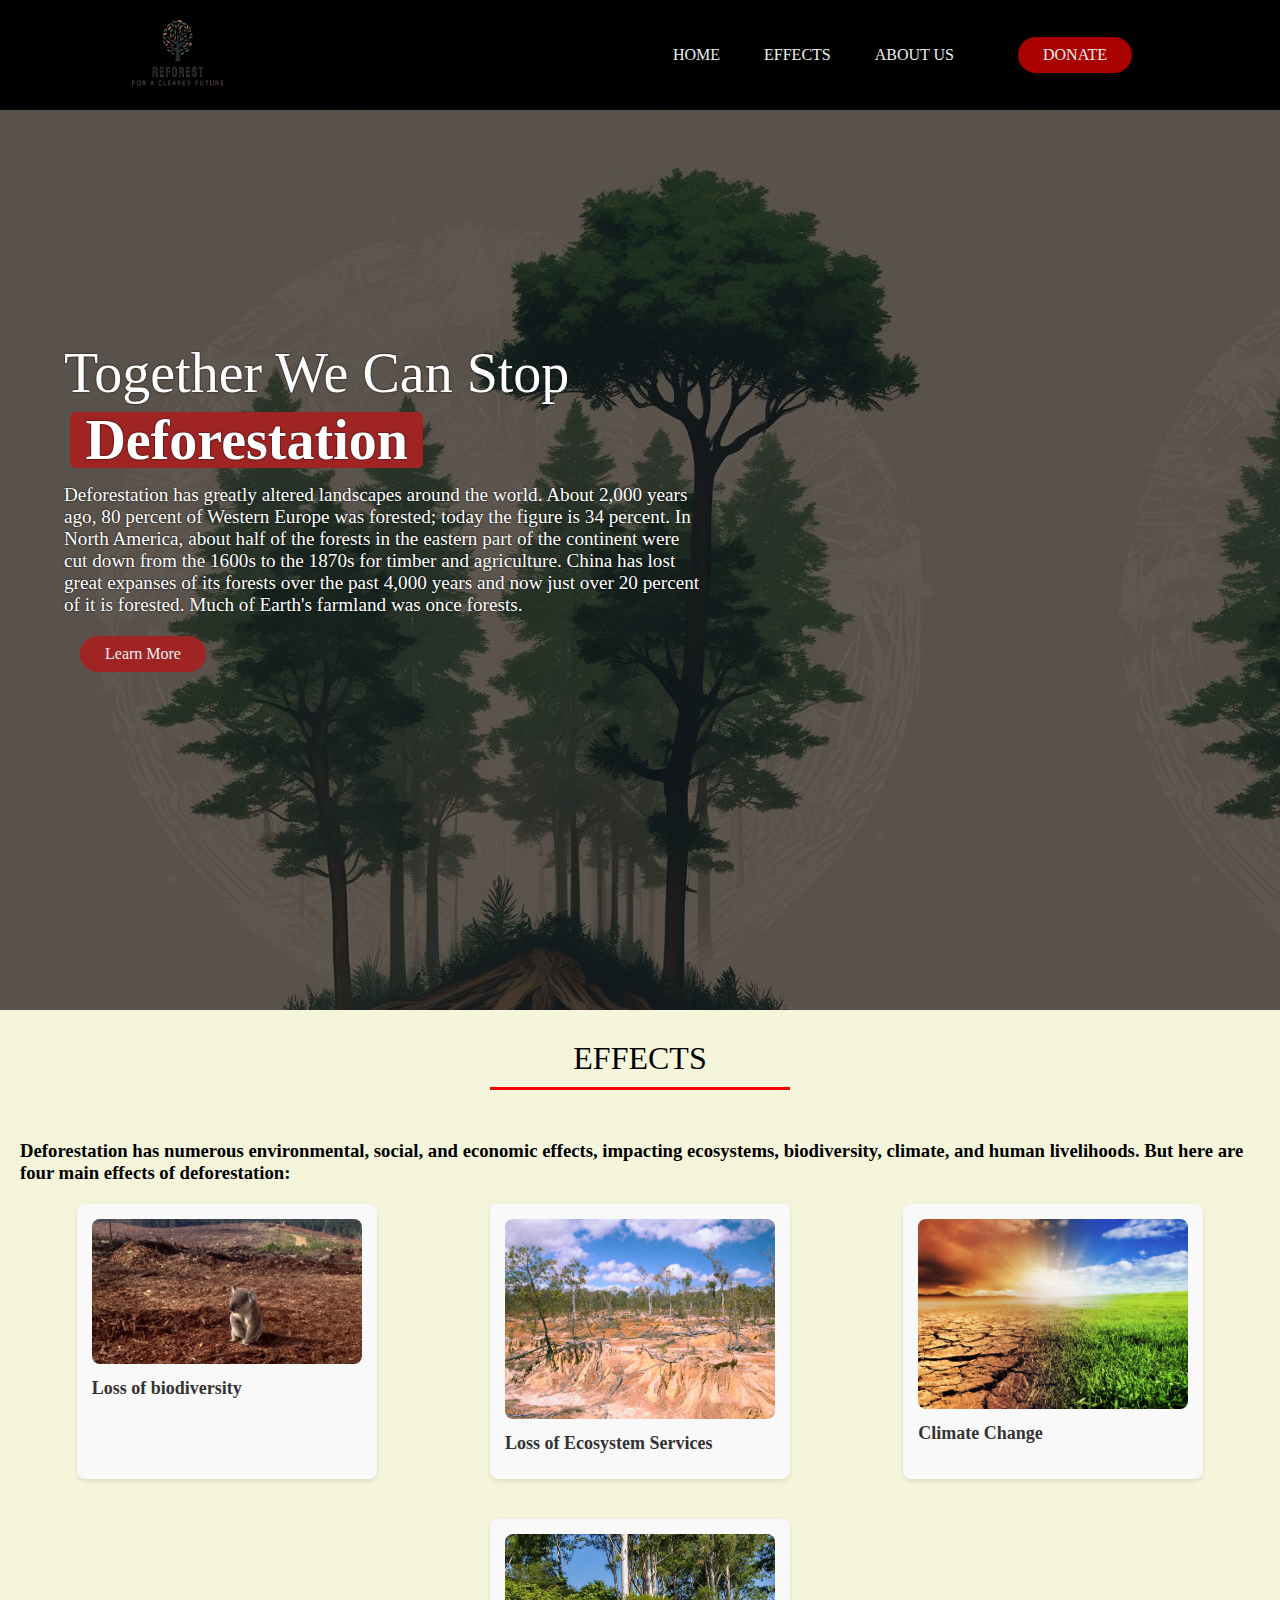
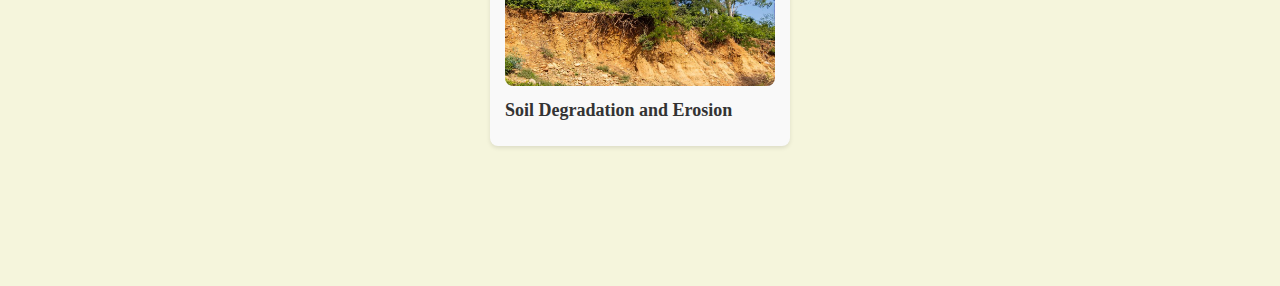
<file: index.HTML>
<!DOCTYPE html>
<html lang="en">
<head>
    <meta charset="UTF-8">
    <meta name="viewport" content="width=device-width, initial-scale=1.0">
    <title>Reforest</title>
    <link rel="stylesheet" href="https://cdnjs.cloudflare.com/ajax/libs/font-awesome/4.7.0/css/font-awesome.min.css">
    <link rel="stylesheet" href="main.css">
</head>
<body>
    <div class="container">
        <div class="navbar">
            <img class="logo" src="LOGO.png" alt="logo">
            <nav>
                <ul class="nav_links">
                    <li><a href="index.HTML">HOME</a></li>
                    <li><a href="#Effects">EFFECTS</a></li> <!-- Updated href attribute -->
                    <li><a href="about.HTML">ABOUT US</a></li>
                    <li><a class="donate-button" href="checkout.HTML">DONATE</a></li>
                </ul>   
            </nav>
           
        </div>
    </div>
    <div class="content">
       
        <h1>Together We Can Stop <span>Deforestation</span></h1>
        <p>Deforestation has greatly altered landscapes around the world. About 2,000 years ago, 80 percent of Western Europe was forested; today the figure is 34 percent. In North America, about half of the forests in the eastern part of the continent were cut down from the 1600s to the 1870s for timber and agriculture. China has lost great expanses of its forests over the past 4,000 years and now just over 20 percent of it is forested. Much of Earth's farmland was once forests.</p>
        <button class="butt" type="button" onclick="location.href='https://education.nationalgeographic.org/resource/deforestation/'">Learn More</button>
    </div>
    <section class="fullEffects" > <!-- Added id "Effects" to the section -->
        <div class="cov" id="Effects">
            <h2 class="sectionTitle">EFFECTS</h2>
            <h3>Deforestation has numerous environmental, social, and economic effects, impacting ecosystems, biodiversity, climate, and human livelihoods. But here are four main effects of deforestation:</h3>
        <div class="card">
            <img src="KoalaInDestroyedForest2.jpg" alt="Loss of biodiversity">
              <h3>Loss of biodiversity</h3>
            <p>Deforestation leads to the loss of diverse plant and animal species that depend on forest ecosystems for habitat and survival. Clearing forests disrupts ecological balance, reduces species richness, and increases the risk of extinction for many plants, animals, and microorganisms. Loss of biodiversity can have cascading effects on ecosystems, affecting nutrient cycling, pollination, and natural pest control.</p>
        </div>
        <div class="card">
            <img src="2309283_orig.jpg" alt="Loss of biodiversity">
             <h3>Loss of Ecosystem Services</h3> 
            <p>Forests provide essential ecosystem services that support human well-being and livelihoods. Deforestation diminishes these services, including clean air and water, climate regulation, nutrient cycling, and medicinal resources. The loss of forest ecosystem services can impact human health, water availability, food production, and economic activities dependent on natural resources.</p>
        </div>
        <div class="card">
            <img src="AdobeStock_54132491.jpeg" alt="Loss of biodiversity">
            <h3>Climate Change</h3>
            <p>Forests play a crucial role in regulating the global climate by absorbing carbon dioxide (CO2) from the atmosphere through photosynthesis. Deforestation releases stored carbon back into the atmosphere, contributing to greenhouse gas emissions and exacerbating climate change. Reduced forest cover also affects regional climates, precipitation patterns, and temperature extremes, impacting weather systems and ecosystems.</p>

        </div>
        <div class="card">
            <img src="soil.jpg" alt="Loss of biodiversity">
            <h3>Soil Degradation and Erosion</h3>
            <p>The removal of trees and vegetation exposes the soil to erosion, degradation, and loss of fertility. Deforested areas are more susceptible to soil erosion by wind and water, leading to sedimentation in rivers, reduced soil productivity, and increased vulnerability to landslides and flooding. Soil erosion affects agricultural productivity, water quality, and ecosystem health, posing challenges for sustainable land use and food security./p>
        </div>
    </div>
</section>

<script>
    function scrollToEffects() {
    var effectsSection = document.getElementById("Effects");
    effectsSection.scrollIntoView({ behavior: "smooth" });
}
</script>

        
        

        

</body>
</html>
</file>
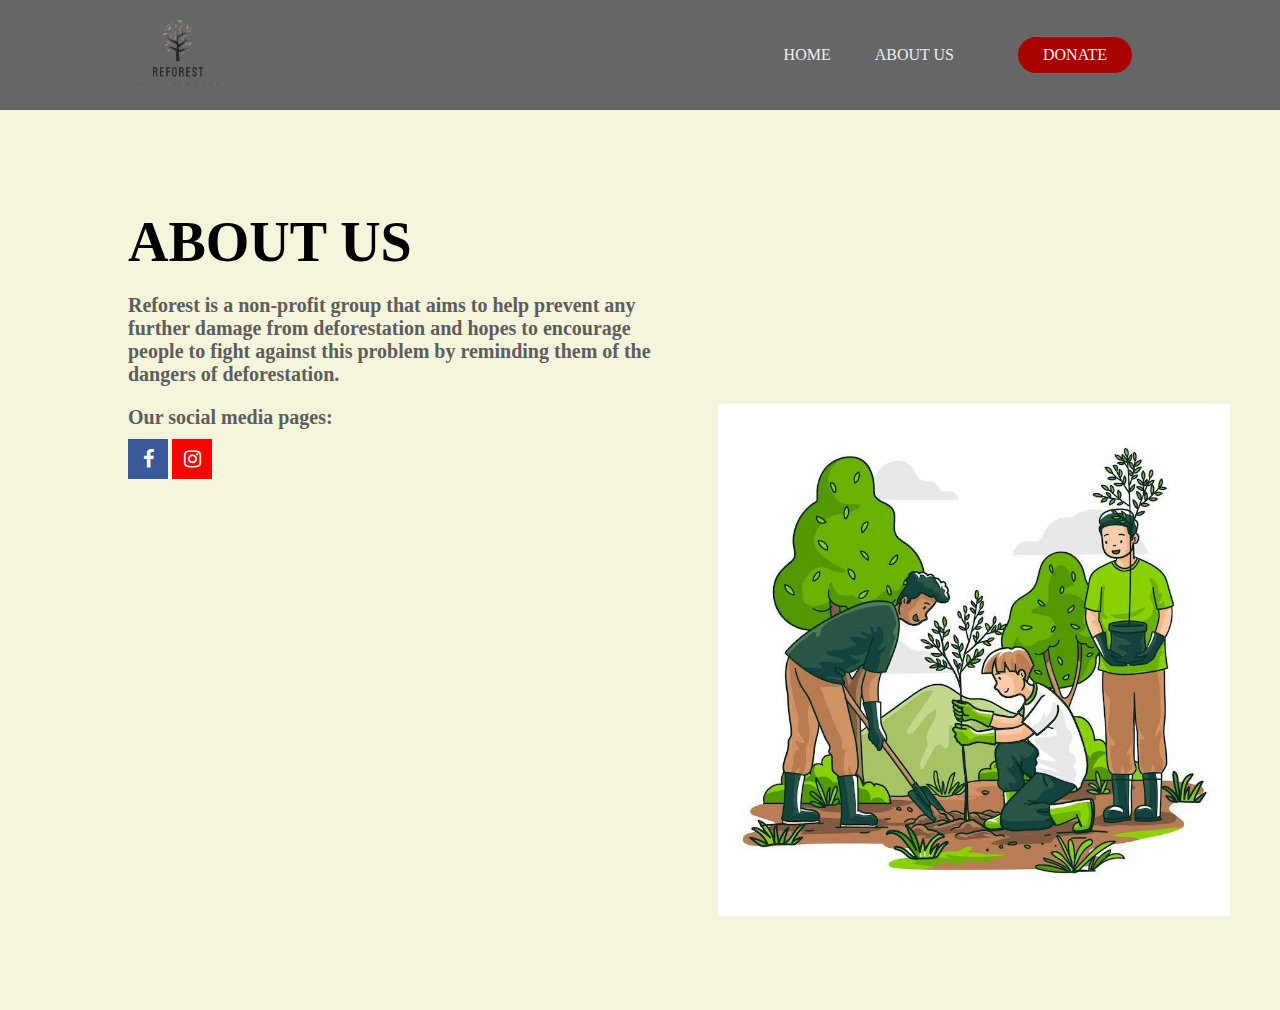
<file: about.HTML>
<!DOCTYPE html>
<html lang="en">
<head>
    <meta charset="UTF-8">
    <meta name="viewport" content="width=device-width, initial-scale=1.0">
    <title>Reforest</title>
    <link rel="stylesheet" href="https://cdnjs.cloudflare.com/ajax/libs/font-awesome/4.7.0/css/font-awesome.min.css">
    <link rel="stylesheet" href="about.css">
</head>
<body>
    <div class="container">
       
        <div class="navbar">
        <img href="index.HTML" class="logo" src="LOGO.png" alt="logo">
        <nav>
          <ul class="nav_links">
            <li><a href="index.HTML">HOME</a></li>
            <li><a href="about.HTML">ABOUT US</a></li>
            <li><a class="donate-button" href="checkout.HTML">DONATE</a></li>
            
          </ul>   
        </nav>
       
        </div>
    </div>
</div>
<div class="section" href="#ABOUT US">
    <div class="cover">
        <div class="content">
            <div class="title">
                 <h1>About Us</h1>
            </div>
            <div class="con">
                <h3>Reforest is a non-profit group that aims to help prevent any further damage from deforestation and hopes to encourage people to fight against this problem by reminding them of the dangers of deforestation.</h3>
                <h3>Our social media pages:  </h3>
             </div>

    <div class="social">
        <a href="https://www.facebook.com/Reforest.official/" class="fa fa-facebook"></a>
        <a href="https://www.instagram.com/we.reforest_/" class="fa fa-instagram"></a>
        </div>
        <div class="image">
            <img src="Background.jpg">
        </div>
    </div>
</div>
</div>
        
</body>
</file>
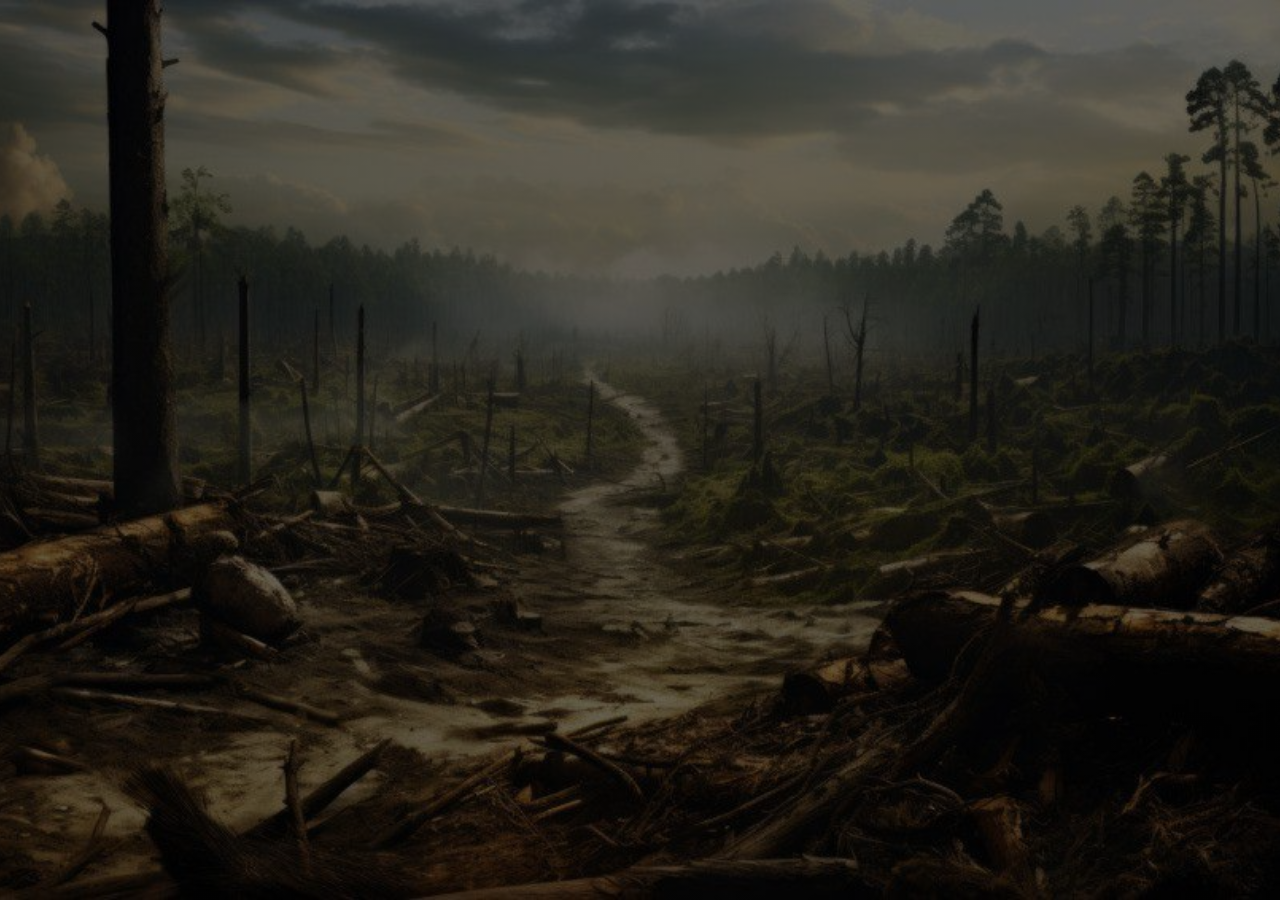
<file: checkout.HTML>
<!DOCTYPE html>
<html lang="en">
<head>
  <meta charset="UTF-8">
  <meta name="viewport" content="width=device-width, initial-scale=1.0">
  <title>Reforest Donation</title>
</head>
<style>
  body {
  display: flex;
  justify-content: center;
  align-items: center;
  height: 100vh;
  margin: 0;
  padding: 0;
  background-image: linear-gradient(rgba(0,0,0,0.6), rgba(0,0,0,0.6)), url(unnamed\ \(1\).png); 
  background-size: cover;
}

body {
      display: flex;
      justify-content: center;
      align-items: center;
      height: 100vh;
      margin: 0;
      padding: 0;
      background-image: linear-gradient(rgba(0,0,0,0.6), rgba(0,0,0,0.6)), url(Chopped.jpg); 
      background-repeat: no-repeat;
      background-position: center center;
      background-size: cover;
      background-attachment: fixed;
    }

   

    iframe.donate-form {
      width: 100%;
      height: 500px;
      
      
    }
  
</style>
<body>
  
  <script src="https://donorbox.org/widget.js" paypalExpress="false"></script><iframe class="donate-form" src="https://donorbox.org/embed/reforest?language=en" name="donorbox" allowpaymentrequest="allowpaymentrequest" seamless="seamless" frameborder="0" scrolling="no" style="max-width: 400px; min-width: 250px; max-height:none!important"></iframe>
   
</body>
</html>
</file>
<file: main.css>
*{
    box-sizing: border-box;
    margin: 0;
    padding: 0;
    
}

.container{
    width: 100%;
    background-color: black;

}

.navbar{
   display: flex;
   justify-content: flex-end;
   align-items: center;
  padding: 10px 10%;
}
li, a, button{
    font-family: 'Times New Roman', Times, serif;
    font-weight: 500;
    font-size: 16px;
    color: #edf0f1;
    text-decoration: none;
}

.logo{
    width: 10%;
    height: 10vh;
    cursor: pointer;
    margin-right: auto;
}
.nav_links{
    list-style: none;
}
.nav_links li{
    display: inline-block;
    padding: 0px 20px;
}
.nav_links li a{
    transition: all 0.3s ease 0s;
}
.nav_links li a:hover{
    color: #0088a9;
}

.donate-button {
    display: inline-block;
    padding: 9px 25px;
    background-color: rgb(169, 0, 0);
    border: none;
    border-radius: 50px;
    cursor: pointer;
    transition: all 0.3s ease 0s;
    margin-left: 20px;
    color: #edf0f1;
    font-family: 'Times New Roman', Times, serif;
    font-weight: 500;
    font-size: 16px;
    text-decoration: none;
}

.donate-button:hover {
    background-color: rgba(0, 136, 169, 0.8);
}

.content{
   height: 100vh;
   width: 100%;
   float: left;
  
   position: relative;
   z-index: 1;
   background-image: linear-gradient(rgba(0,0,0,0.6), rgba(0,0,0,0.6)), url(Backgroun.jpg);

   
}

.content h1{
    margin-top: 230px;
    display: inline-block;
    font-size: 3.5rem;
    color: #ffff;
    text-shadow: 0 0 2px #000;
    width: 50%;
    line-height: 4.2rem;
    font-weight: 100;
    margin-left: 5%;

}
.content h1 span{
    background-color: rgb(160, 36, 36);
    display: inline-block;
    line-height: 3.5rem;
    padding: 0 15px;
    font-weight: 600;
    border-radius: 5px;
    margin-left: 1%;
}
.content p{
    color: #ffff;
    width: 50%;
    text-shadow: 0 0 2px #000;
    margin-top: 10px;
    font-size: larger;
    margin-left: 5%;
}
.butt{
    margin-top: 20px;
   
    display: inline-block;
    padding: 9px 25px;
    background-color:  rgb(160, 36, 36);
    border: none;
    border-radius: 50px;
    cursor: pointer;
    transition: all 0.3s ease 0s;
    margin-left: 80px;
    color: #edf0f1;
    font-family: 'Times New Roman', Times, serif;
    font-weight: 500;
    font-size: 16px;
    text-decoration: none;
}
.sectionTitle{
    width: 300px;
    border-bottom: 3px solid red;
    text-align: center;
    font-size: 2rem;
    font-weight: 200;
    margin: 0 auto 50px;
    position: relative;
    padding: 10px 0;
    text-transform: uppercase;
}
section{
    padding: 100px 0;
    position: relative;
    background-color: beige;
}
img{
    height: 150px;
}
.cov {
    display: flex;
    flex-wrap: wrap;
    justify-content: space-around;
    padding: 20px;
}

/* Style for individual cards */
.card {
    width: 300px;
    margin: 20px;
    padding: 15px;
    background-color: #f9f9f9;
    border-radius: 8px;
    box-shadow: 0 2px 4px rgba(0, 0, 0, 0.1);
    transition: transform 0.3s ease;
    cursor: pointer;
}

/* Style for card images */
.card img {
    width: 100%;
    height: auto;
    border-radius: 8px;
    margin-bottom: 10px;
}

/* Style for card titles */
.card h3 {
    font-size: 18px;
    color: #333;
    margin-bottom: 10px;
}

/* Style for card paragraphs (initially hidden) */
.card p {
    display: none;
    font-size: 16px;
    color: #666;
}

/* Hover effect for cards */
.card:hover {
    transform: translateY(-5px);
}

/* Hover effect for displaying paragraph on hover */
.card:hover p {
    display: block;
}
</file>
<file: about.css>
*{
    box-sizing: border-box;
    margin: 0;
    padding: 0;
    
}

.container{
    width: 100%;
    background-color: rgba(0,0,0,0.6);

}

.navbar{
   display: flex;
   justify-content: flex-end;
   align-items: center;
  padding: 10px 10%;
}
li, a, button{
    font-family: 'Times New Roman', Times, serif;
    font-weight: 500;
    font-size: 16px;
    color: #edf0f1;
    text-decoration: none;
}

.logo{
    width: 10%;
    height: 10vh;
    cursor: pointer;
    margin-right: auto;
}
.nav_links{
    list-style: none;
}
.nav_links li{
    display: inline-block;
    padding: 0px 20px;
}
.nav_links li a{
    transition: all 0.3s ease 0s;
}
.nav_links li a:hover{
    color: #0088a9;
}
.donate-button {
    display: inline-block;
    padding: 9px 25px;
    background-color: rgb(169, 0, 0);
    border: none;
    border-radius: 50px;
    cursor: pointer;
    transition: all 0.3s ease 0s;
    margin-left: 20px;
    color: #edf0f1;
    font-family: 'Times New Roman', Times, serif;
    font-weight: 500;
    font-size: 16px;
    text-decoration: none;
}

.donate-button:hover {
    background-color: rgba(0, 136, 169, 0.8);
}
.section{
    width: 100%;
    min-height: 100vh;
    background-color: beige;
}
.cover{
    width: 80%;
    display: block;
    margin: auto;
    padding-top: 100px;
}
.content{
    float: left;
    width: 55%;
}
.image {
    float: right;
    width: 40%;
    position: absolute;
    right: 50px;
    bottom: -20px;
}
.image img{
    width: 100%;
    height: auto;
    
}
.content .title{
    text-transform: uppercase;
    font-size: 28px;
    color: black;
}
.content .con h3{
    margin-top: 20px;
    color: #5d5d5d;
    font-size: 20px;

}
.fa {
    padding: 10px;
    font-size: 20px;
    width: 40px;
    text-align: center;
    text-decoration: none;
    margin-top: 10px;
  }
  .fa:hover {
    opacity: 0.7;
  }
  
.fa-facebook {
    background: #3B5998;
    color: white;
  }
  

  .fa-instagram {
    background: red;
    color: white;
  }
</file>
